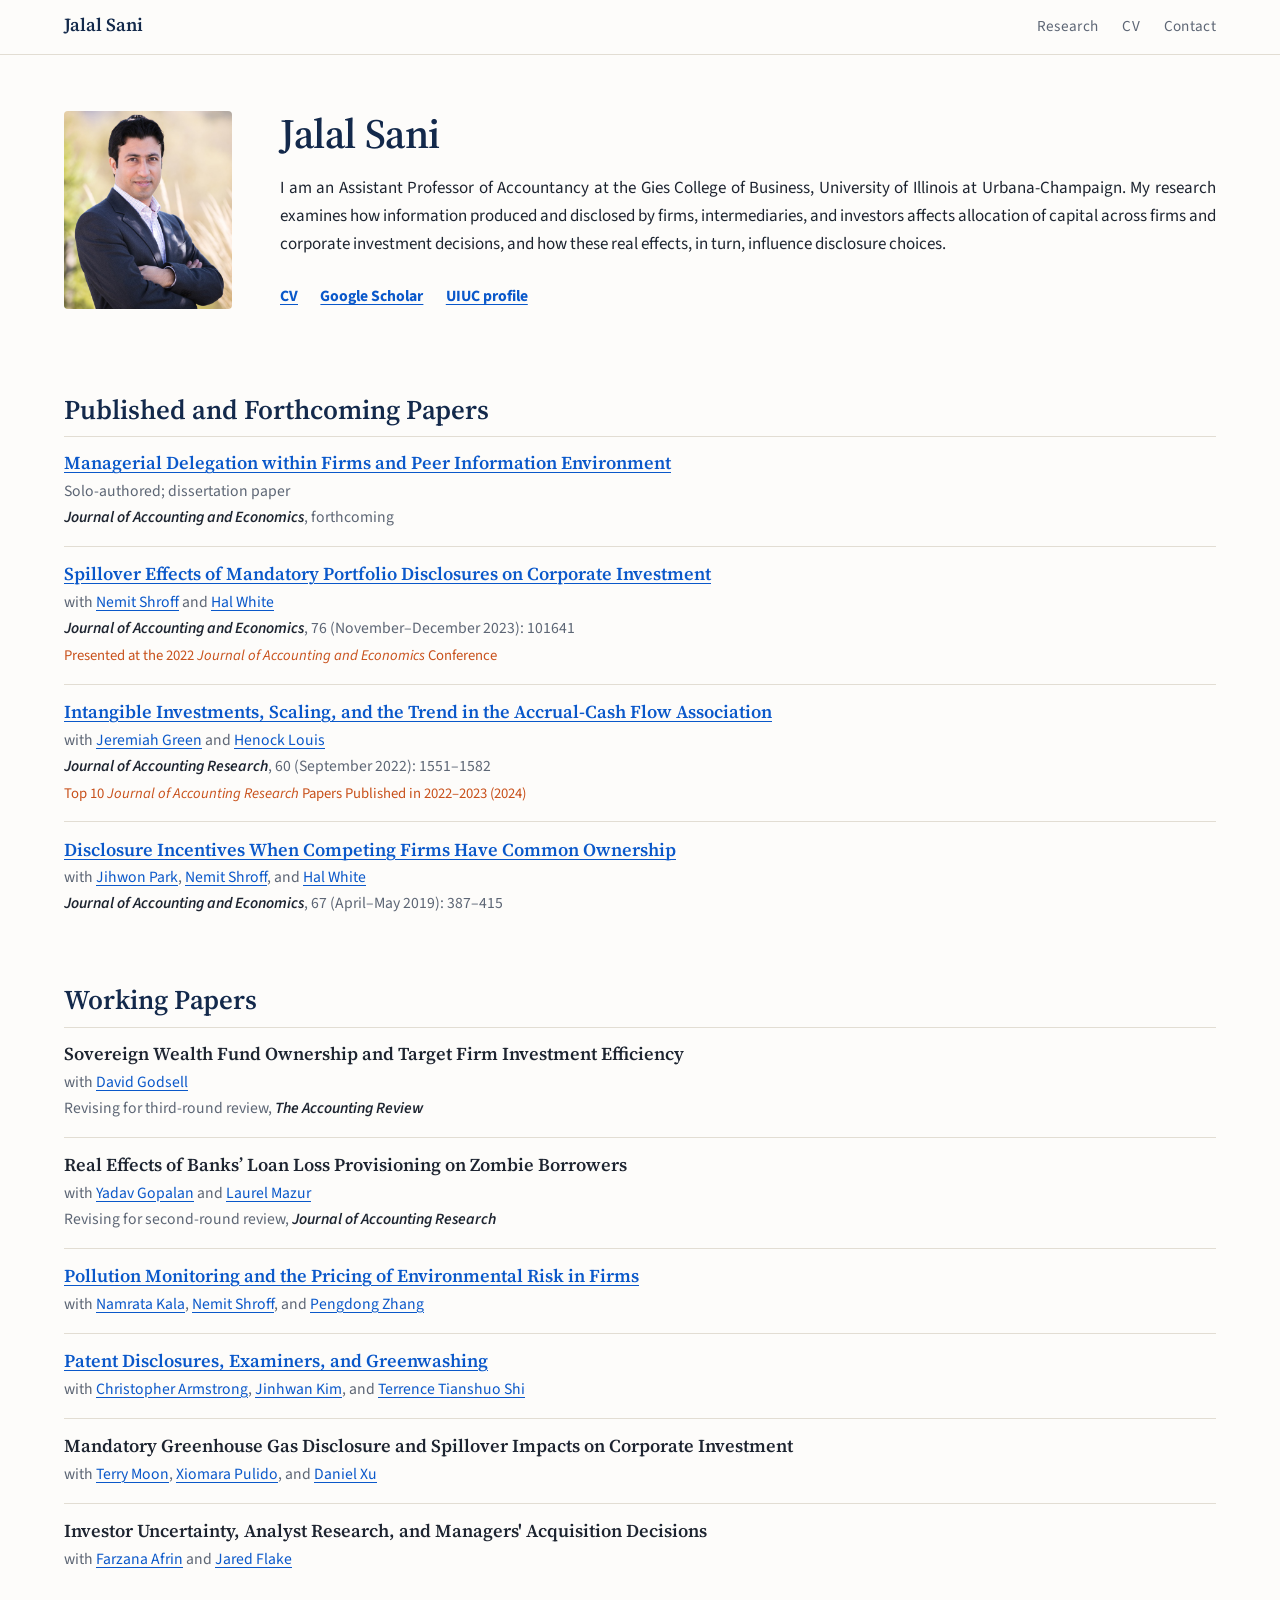
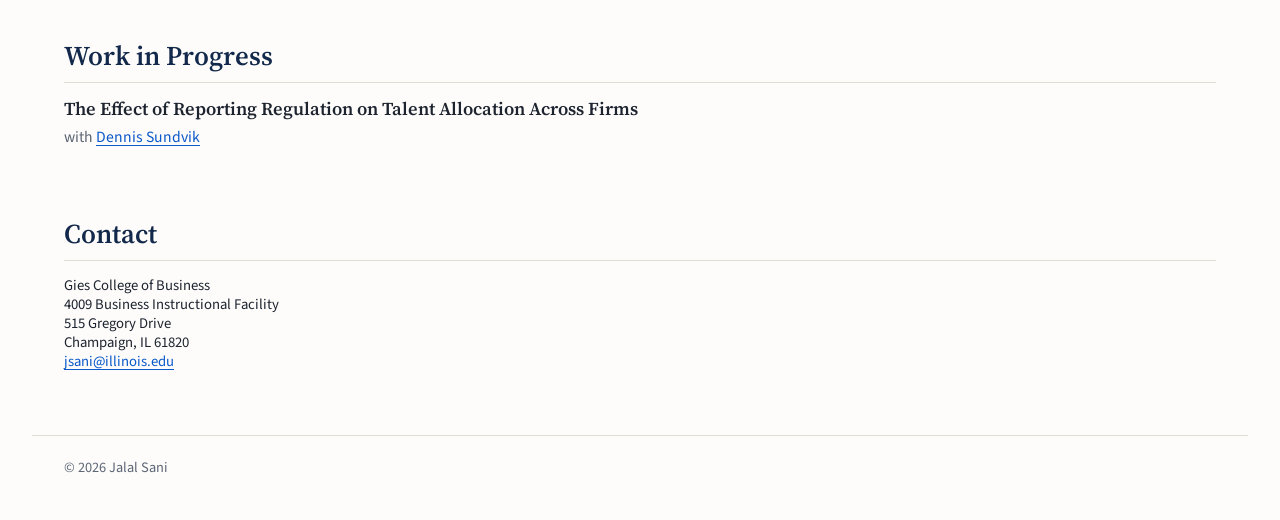
<file: index.html>
<!doctype html>
<html lang="en">
<head>
  <meta charset="utf-8">
  <meta name="viewport" content="width=device-width, initial-scale=1">
  <title>Jalal Sani | Assistant Professor of Accountancy, University of Illinois at Urbana-Champaign</title>
  <link rel="canonical" href="https://jalalsani.com/">
  <script type="application/ld+json">
  {
    "@context": "https://schema.org",
    "@type": "Person",
    "name": "Jalal Sani",
    "url": "https://jalalsani.com/",
    "image": "https://jalalsani.com/assets/jalal-sani.jpg",
    "jobTitle": "Assistant Professor of Accountancy",
    "worksFor": {
      "@type": "CollegeOrUniversity",
      "name": "Gies College of Business, University of Illinois at Urbana-Champaign"
    },
    "sameAs": [
      "https://scholar.google.com/citations?user=rDduCagAAAAJ",
      "https://giesbusiness.illinois.edu/profile/jalal-sani"
    ]
  }
  </script>
  <meta name="description" content="Jalal Sani is an Assistant Professor of Accountancy at the Gies College of Business, University of Illinois at Urbana-Champaign.">
  <link rel="icon" href="data:image/svg+xml,%3Csvg xmlns='http://www.w3.org/2000/svg' viewBox='0 0 64 64'%3E%3Crect width='64' height='64' rx='12' fill='%2313294b'/%3E%3Ctext x='32' y='43' font-family='Georgia,serif' font-size='30' fill='%23fff' text-anchor='middle'%3EJS%3C/text%3E%3C/svg%3E">
  <link rel="preconnect" href="https://fonts.googleapis.com">
  <link rel="preconnect" href="https://fonts.gstatic.com" crossorigin>
  <link href="https://fonts.googleapis.com/css2?family=Source+Sans+3:ital,wght@0,400;0,600;1,400;1,600&family=Source+Serif+4:opsz,wght@8..60,400;8..60,600&display=swap" rel="stylesheet">
  <link rel="stylesheet" href="style.css">
</head>
<body>

<header class="site-header">
  <div class="wrap">
    <a class="site-name" href="#top">Jalal Sani</a>
    <nav aria-label="Sections">
      <a href="#research">Research</a>
      <a href="cv.html">CV</a>
      <a href="#contact">Contact</a>
    </nav>
  </div>
</header>

<main id="top" class="wrap">

  <section class="intro">
    <img class="portrait" src="assets/jalal-sani.jpg" alt="Portrait of Jalal Sani" width="640" height="753">
    <div>
      <h1>Jalal Sani</h1>
      <p>I am an Assistant Professor of Accountancy at the Gies College of Business, University of Illinois at Urbana-Champaign. My research examines how information produced and disclosed by firms, intermediaries, and investors affects allocation of capital across firms and corporate investment decisions, and how these real effects, in turn, influence disclosure choices.</p>

      <p class="links">
        <a href="cv.html">CV</a>
        <a href="https://scholar.google.com/citations?user=rDduCagAAAAJ">Google Scholar</a>
        <a href="https://giesbusiness.illinois.edu/profile/jalal-sani">UIUC profile</a>
      </p>
    </div>
  </section>

  <section id="research">
    <h2>Published and Forthcoming Papers</h2>
    <ol class="papers">
      <li>
        <a class="title" href="https://doi.org/10.1016/j.jacceco.2026.101951">Managerial Delegation within Firms and Peer Information Environment</a>
        <span class="authors">Solo-authored; dissertation paper</span>
        <span class="venue"><em>Journal of Accounting and Economics</em>, forthcoming</span>
      </li>
      <li>
        <a class="title" href="https://doi.org/10.1016/j.jacceco.2023.101641">Spillover Effects of Mandatory Portfolio Disclosures on Corporate Investment</a>
        <span class="authors">with <a href="https://mitsloan.mit.edu/faculty/directory/nemit-shroff">Nemit Shroff</a> and <a href="https://scholar.google.com/citations?user=s6IT4ukAAAAJ">Hal White</a></span>
        <span class="venue"><em>Journal of Accounting and Economics</em>, 76 (November–December 2023): 101641</span>
        <span class="note">Presented at the 2022 <em>Journal of Accounting and Economics</em> Conference</span>
      </li>
      <li>
        <a class="title" href="https://doi.org/10.1111/1475-679X.12414">Intangible Investments, Scaling, and the Trend in the Accrual-Cash Flow Association</a>
        <span class="authors">with <a href="https://mays.tamu.edu/directory/jeremiah-green/">Jeremiah Green</a> and <a href="https://directory.smeal.psu.edu/hul4">Henock Louis</a></span>
        <span class="venue"><em>Journal of Accounting Research</em>, 60 (September 2022): 1551–1582</span>
        <span class="note">Top 10 <em>Journal of Accounting Research</em> Papers Published in 2022–2023 (2024)</span>
      </li>
      <li>
        <a class="title" href="https://doi.org/10.1016/j.jacceco.2019.02.001">Disclosure Incentives When Competing Firms Have Common Ownership</a>
        <span class="authors">with <a href="https://www.baruch.cuny.edu/profiles/faculty/Jihwon-Park">Jihwon Park</a>, <a href="https://mitsloan.mit.edu/faculty/directory/nemit-shroff">Nemit Shroff</a>, and <a href="https://scholar.google.com/citations?user=s6IT4ukAAAAJ">Hal White</a></span>
        <span class="venue"><em>Journal of Accounting and Economics</em>, 67 (April–May 2019): 387–415</span>
      </li>
    </ol>

    <h2>Working Papers</h2>
    <ol class="papers">
      <li>
        <span class="title">Sovereign Wealth Fund Ownership and Target Firm Investment Efficiency</span>
        <span class="authors">with <a href="https://giesbusiness.illinois.edu/profile/david-godsell">David Godsell</a></span>
        <span class="venue">Revising for third-round review, <em>The Accounting Review</em></span>
      </li>
      <li>
        <span class="title">Real Effects of Banks’ Loan Loss Provisioning on Zombie Borrowers</span>
        <span class="authors">with <a href="https://mendoza.nd.edu/mendoza-directory/profile/yadav-gopalan/">Yadav Gopalan</a> and <a href="https://mendoza.nd.edu/mendoza-directory/profile/laurel-mazur/">Laurel Mazur</a></span>
        <span class="venue">Revising for second-round review, <em>Journal of Accounting Research</em></span>
      </li>
      <li>
        <a class="title" href="https://doi.org/10.2139/ssrn.7595698">Pollution Monitoring and the Pricing of Environmental Risk in Firms</a>
        <span class="authors">with <a href="https://mitsloan.mit.edu/faculty/directory/namrata-kala">Namrata Kala</a>, <a href="https://mitsloan.mit.edu/faculty/directory/nemit-shroff">Nemit Shroff</a>, and <a href="https://bus.sysu.edu.cn/en/teacher/6318">Pengdong Zhang</a></span>
      </li>
      <li>
        <a class="title" href="https://doi.org/10.2139/ssrn.6994139">Patent Disclosures, Examiners, and Greenwashing</a>
        <span class="authors">with <a href="https://www.gsb.stanford.edu/faculty-research/faculty/christopher-s-armstrong">Christopher Armstrong</a>, <a href="https://www.gsb.stanford.edu/faculty-research/faculty/jinhwan-kim">Jinhwan Kim</a>, and <a href="https://www.anderson.ucla.edu/faculty-and-research/accounting/faculty/shi">Terrence Tianshuo Shi</a></span>
      </li>
      <li>
        <span class="title">Mandatory Greenhouse Gas Disclosure and Spillover Impacts on Corporate Investment</span>
        <span class="authors">with <a href="https://economics.ubc.ca/profile/terry-moon/">Terry Moon</a>, <a href="https://economics.ubc.ca/profile/xiomara-pulido-2/">Xiomara Pulido</a>, and <a href="https://scholars.duke.edu/person/yi.xu">Daniel Xu</a></span>
      </li>
      <li>
        <span class="title">Investor Uncertainty, Analyst Research, and Managers' Acquisition Decisions</span>
        <span class="authors">with <a href="https://business.fullerton.edu/academics/accountancy/faculty-profiles?user=faafrin%40fullerton.edu">Farzana Afrin</a> and <a href="https://www.boisestate.edu/cobe-accountancy/department-of-accountancy/directory/jared-flake-ph-d/">Jared Flake</a></span>
      </li>
    </ol>

    <h2>Work in Progress</h2>
    <ol class="papers">
      <li>
        <span class="title">The Effect of Reporting Regulation on Talent Allocation Across Firms</span>
        <span class="authors">with <a href="https://www.hanken.fi/en/person/dennis-sundvik">Dennis Sundvik</a></span>
      </li>
    </ol>
  </section>

  <section id="contact">
    <h2>Contact</h2>
    <address>
      Gies College of Business<br>
      4009 Business Instructional Facility<br>
      515 Gregory Drive<br>
      Champaign, IL 61820<br>
      <a class="email" data-u="jsani" data-d="illinois.edu" href="#contact">jsani [at] illinois [dot] edu</a>
    </address>
  </section>

</main>

<footer class="wrap site-footer">
  <p>© 2026 Jalal Sani</p>
</footer>

<script>
document.querySelectorAll("a.email").forEach(function (a) {
  var addr = a.dataset.u + "@" + a.dataset.d;
  a.href = "mailto:" + addr;
  a.textContent = addr;
});
</script>

</body>
</html>
</file>
<file: style.css>
:root {
  --bg: #fdfcfa;
  --ink: #1d2430;
  --muted: #5d6675;
  --rule: #e2ddd3;
  --accent: #13294b;
  --link: #0a58ca;
  --warm: #c8501a;
  --serif: "Source Serif 4", "Iowan Old Style", Georgia, serif;
  --sans: "Source Sans 3", -apple-system, "Segoe UI", Helvetica, Arial, sans-serif;
}

@media (prefers-color-scheme: dark) {
  :root {
    --bg: #12161d;
    --ink: #e4e6ea;
    --muted: #9aa3b2;
    --rule: #2a313d;
    --accent: #e9ecf2;
    --link: #7fb2ff;
    --warm: #f08a55;
  }
}

* { box-sizing: border-box; }

html { scroll-behavior: smooth; scroll-padding-top: 4.5rem; }

body {
  margin: 0;
  background: var(--bg);
  color: var(--ink);
  font: 400 1.0625rem/1.65 var(--sans);
  -webkit-font-smoothing: antialiased;
}

.wrap { max-width: 76rem; margin: 0 auto; padding: 0 2rem; }

a { color: var(--link); text-decoration: none; }
a:hover { text-decoration: underline; text-underline-offset: 0.18em; }
main a { text-decoration: underline; text-decoration-thickness: 1px; text-underline-offset: 0.18em; }
main a:hover { text-decoration-thickness: 2px; }
a:focus-visible { outline: 2px solid var(--warm); outline-offset: 3px; border-radius: 2px; }

/* header */
.site-header {
  position: sticky; top: 0; z-index: 10;
  background: color-mix(in srgb, var(--bg) 92%, transparent);
  backdrop-filter: blur(8px);
  border-bottom: 1px solid var(--rule);
}
.site-header .wrap {
  display: flex; flex-wrap: wrap; align-items: baseline;
  justify-content: space-between; gap: 0.25rem 1.5rem;
  padding-top: 0.9rem; padding-bottom: 0.9rem;
}
.site-name { font: 600 1.15rem/1.2 var(--serif); color: var(--accent); }
.site-header nav { display: flex; flex-wrap: wrap; gap: 0.25rem 1.5rem; }
.site-header nav a { color: var(--muted); font-size: 0.95rem; letter-spacing: 0.02em; }
.site-header nav a:hover { color: var(--accent); }

/* intro */
.intro {
  display: grid; grid-template-columns: 10.5rem 1fr; gap: 3rem;
  align-items: start; padding: 3.5rem 0 1rem;
}
.portrait { width: 100%; height: auto; border-radius: 4px; display: block; }
h1 { font: 600 2.6rem/1.1 var(--serif); color: var(--accent); margin: 0 0 1.1rem; letter-spacing: -0.01em; }
.intro p { margin: 0 0 1rem; text-align: justify; }
.links { display: flex; flex-wrap: wrap; align-items: center; gap: 0.6rem 1.4rem; margin-top: 1.6rem !important; font-size: 0.98rem; font-weight: 700; }

/* sections */
section[id] { padding-top: 3.25rem; }
h2 {
  font: 600 1.7rem/1.2 var(--serif); color: var(--accent);
  margin: 0 0 0.4rem; padding-bottom: 0.6rem; border-bottom: 1px solid var(--rule);
}
.papers + h2 { margin-top: 3.25rem; }

/* papers */
.papers { list-style: none; margin: 0; padding: 0; }
.papers li { padding: 0.95rem 0; border-bottom: 1px solid var(--rule); }
.papers li:first-child { padding-top: 0.5rem; }
.papers li:last-child { border-bottom: 0; }
.papers span, .papers a.title { display: block; }
.title { font: 600 1.14rem/1.35 var(--serif); color: var(--ink); }
a.title { color: var(--link); }
.authors, .venue { color: var(--muted); font-size: 0.98rem; }
.authors { margin-top: 0.2rem; }
.venue em { color: var(--ink); font-weight: 600; }
.note { color: var(--warm); font-size: 0.92rem; margin-top: 0.15rem; }

address { font-style: normal; font-size: 0.92rem; line-height: 1.3; margin-top: 0.9rem; }

.site-footer { margin-top: 4rem; padding-top: 1.25rem; padding-bottom: 2.5rem; border-top: 1px solid var(--rule); color: var(--muted); font-size: 0.9rem; }
.site-footer p { margin: 0; }

@media (max-width: 42rem) {
  .intro { grid-template-columns: 1fr; gap: 1.75rem; padding-top: 2.25rem; }
  .portrait { max-width: 7.5rem; }
  h1 { font-size: 2.1rem; }
}

@media (prefers-reduced-motion: reduce) { html { scroll-behavior: auto; } }

/* cv page */
.cv { max-width: 62rem; padding-top: 2.5rem; }
.cv-head { display: flex; flex-wrap: wrap; align-items: baseline; justify-content: space-between; gap: 0.5rem 1.5rem; margin-bottom: 1.25rem; }
.cv-head h1 { font-size: 2rem; margin: 0; }
.cv-pages canvas {
  display: block; width: 100%; height: auto; margin: 0 0 1.25rem;
  background: #fff; border: 1px solid var(--rule); box-shadow: 0 1px 6px rgba(0, 0, 0, 0.08);
}
.cv-pages p { color: var(--muted); }
.site-header nav a[aria-current="page"] { color: var(--accent); font-weight: 600; }
</file>
